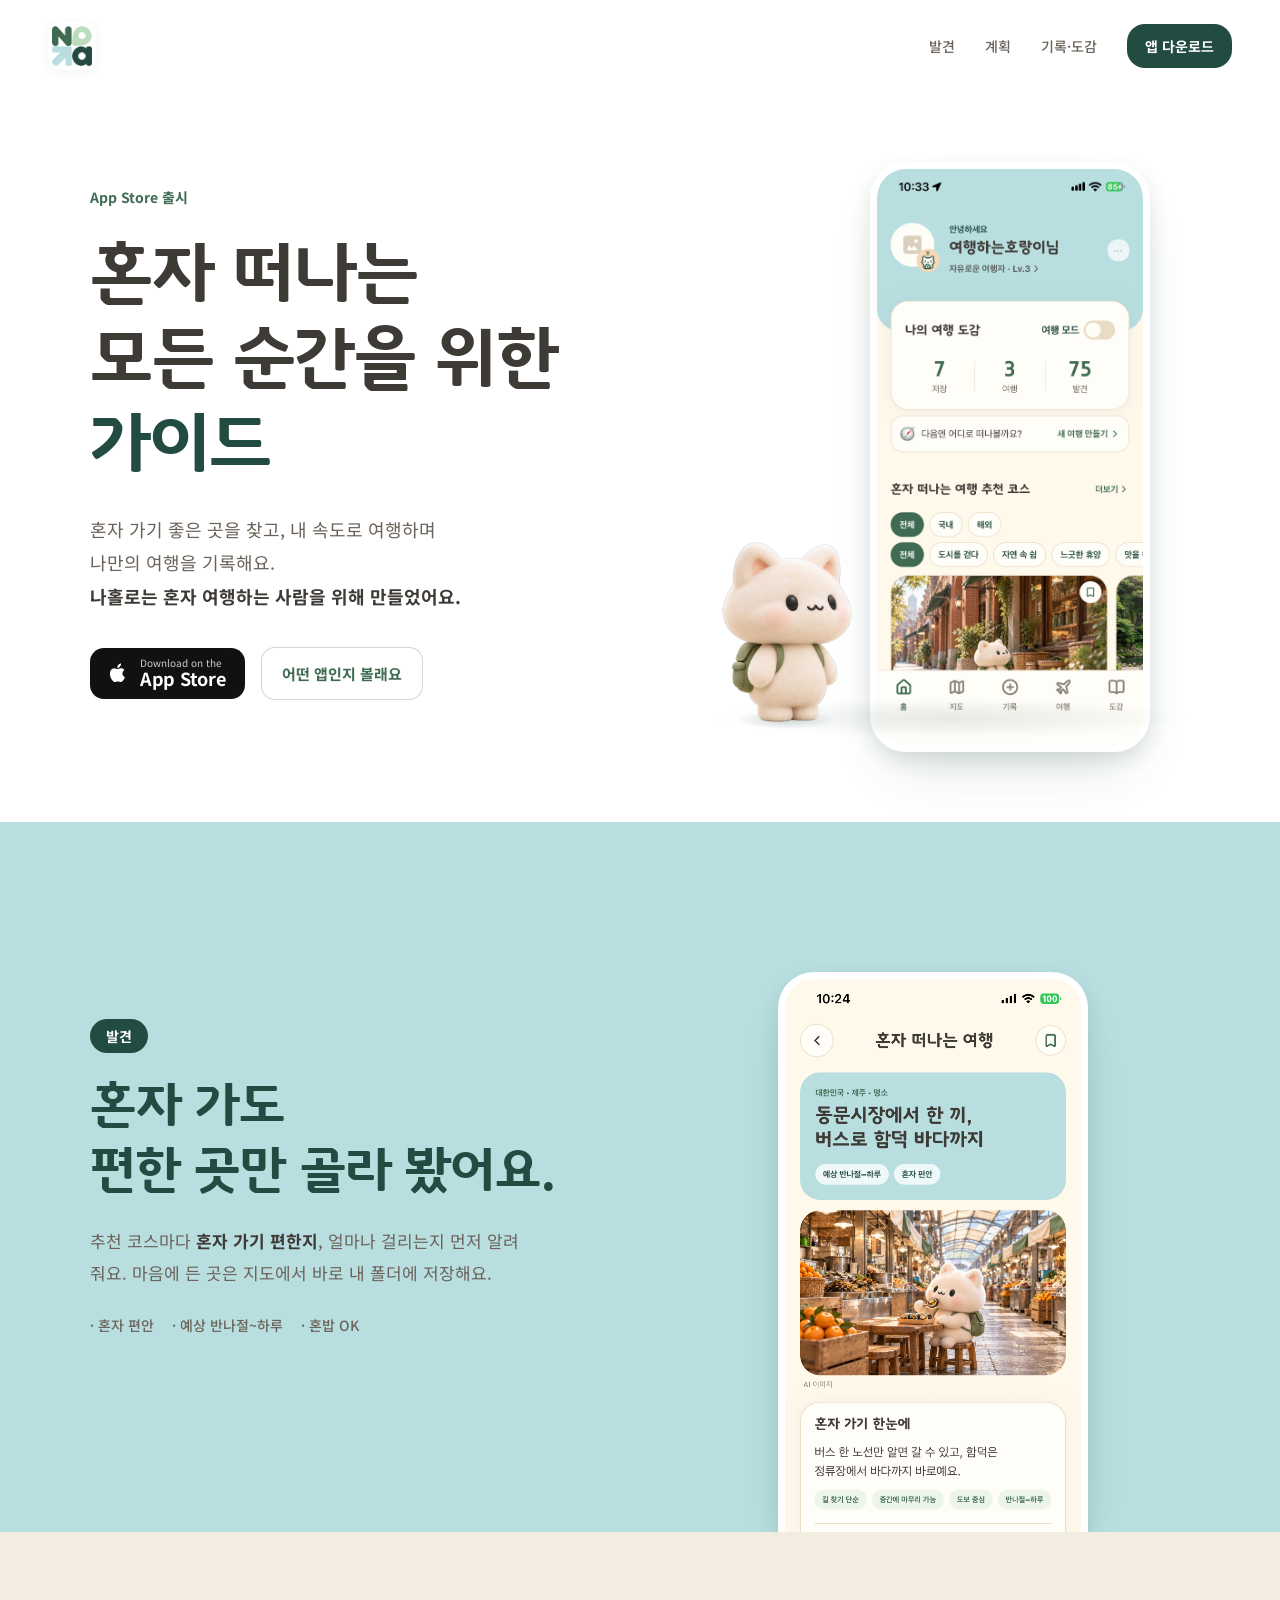
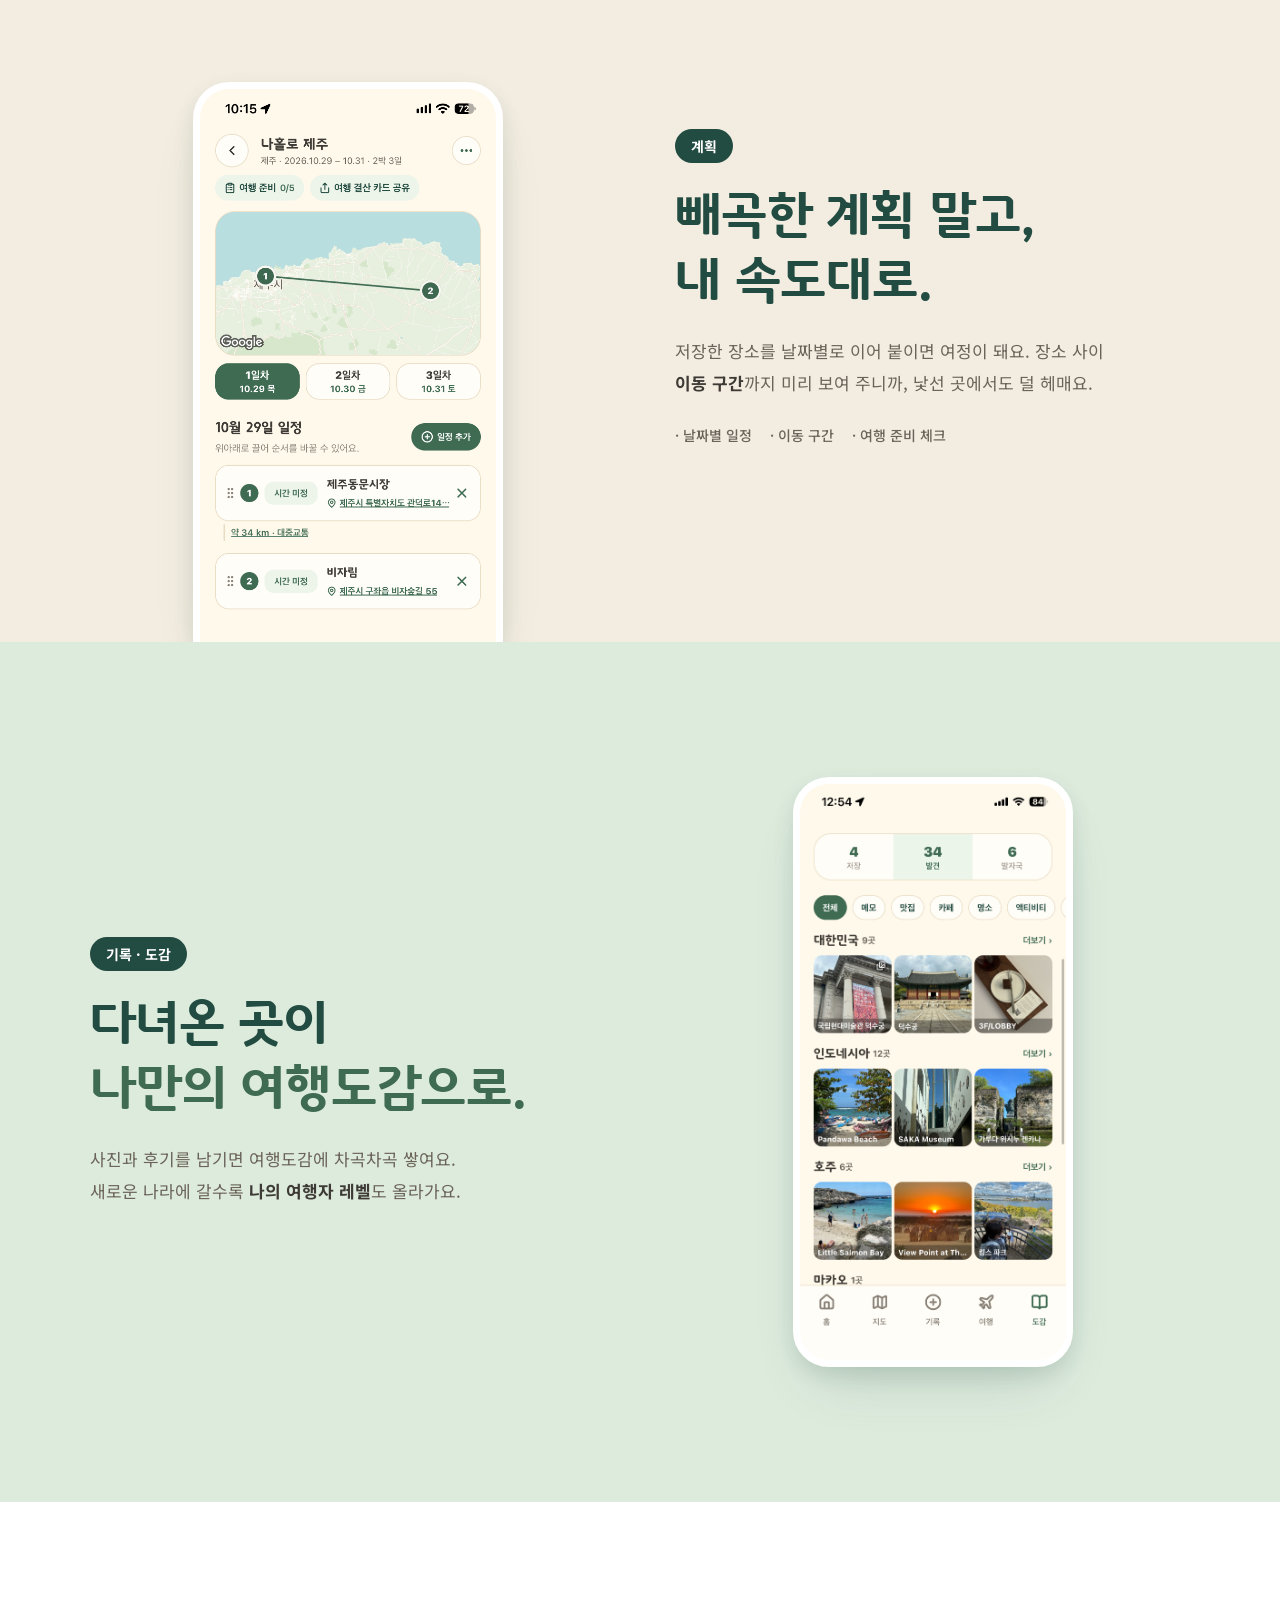
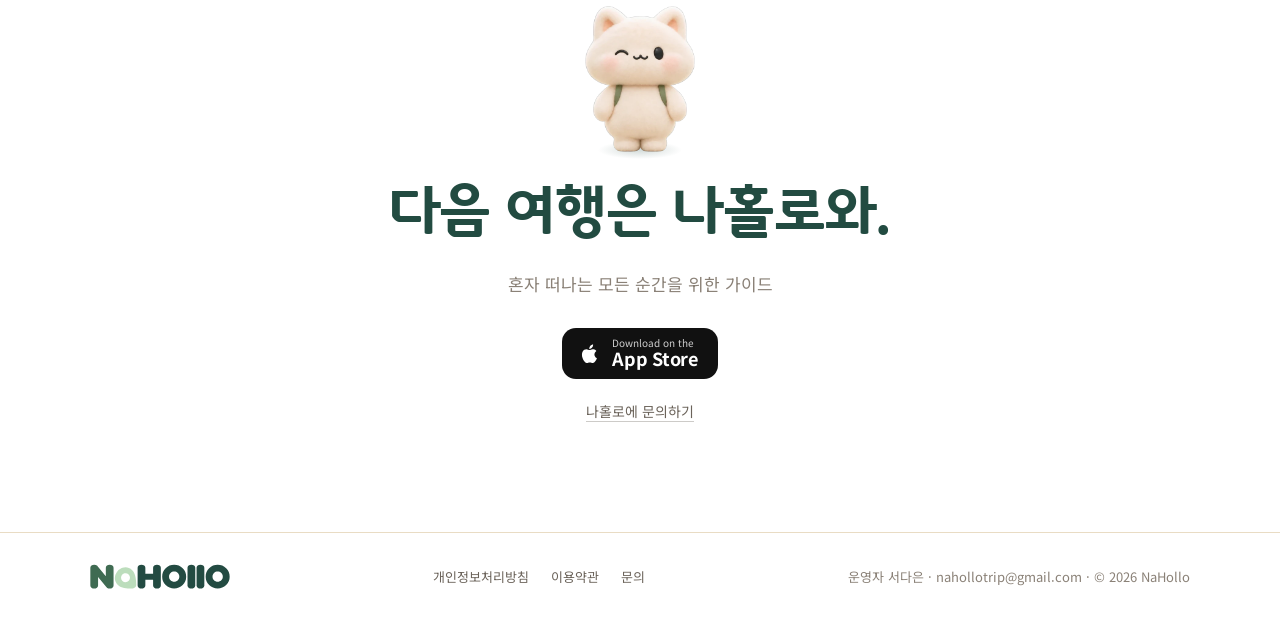
<file: index.html>
<!doctype html>
<html lang="ko">
<head>
  <meta name="google-site-verification" content="LzXpy3SUbJceDHVEgTbaJWKhx4JlzNPL02CakyC_Hi0" />
  <meta charset="UTF-8"><meta name="viewport" content="width=device-width, initial-scale=1">
  <title>NaHollo — 혼자 떠나는 모든 순간을 위한 가이드</title>
  <meta name="description" content="혼자 가기 좋은 곳을 찾고, 내 속도로 여행하며 나만의 여행을 기록해요. 나홀로는 혼자 여행하는 사람을 위해 만들었어요.">
  <meta name="theme-color" content="#224B41"><meta property="og:title" content="NaHollo — 혼자 떠나는 모든 순간을 위한 가이드"><meta property="og:description" content="혼자 가기 좋은 곳을 찾고, 내 속도로 여행하며 나만의 여행을 기록해요.">
  <link rel="icon" href="assets/logo.png">
  <link rel="preload" href="assets/fonts/godo-b-subset.woff2" as="font" type="font/woff2" crossorigin>
  <link rel="stylesheet" href="home.css?v=20261106-7">
</head>
<body>
  <a class="skip" href="#main">본문으로 이동</a>
  <header class="header">
    <a href="./" class="logo" aria-label="NaHollo 홈"><img src="assets/logo.png" alt="NaHollo"></a>
    <nav aria-label="주요 메뉴"><a href="#discover">발견</a><a href="#plan">계획</a><a href="#collection">기록·도감</a><a class="cta" href="https://apps.apple.com/kr/app/id6821285344" target="_blank" rel="noopener">앱 다운로드</a></nav>
  </header>
  <main id="main">
    <section class="hero wrap">
      <div>
        <span class="kicker">App Store 출시</span>
        <h1>혼자 떠나는<br>모든 순간을 위한<br><em>가이드</em></h1>
        <p class="lead">혼자 가기 좋은 곳을 찾고, 내 속도로 여행하며<br>나만의 여행을 기록해요.<br><strong>나홀로는 혼자 여행하는 사람을 위해 만들었어요.</strong></p>
        <div class="actions">
          <a class="store" href="https://apps.apple.com/kr/app/id6821285344" target="_blank" rel="noopener" aria-label="App Store에서 다운로드"><svg viewBox="0 0 24 24" aria-hidden="true"><path d="M16.4 12.6c0-2.4 2-3.5 2-3.6-1.1-1.6-2.8-1.8-3.4-1.8-1.4-.2-2.8.8-3.5.8-.7 0-1.9-.8-3-.8-1.6 0-3 .9-3.8 2.3-1.6 2.8-.4 7 1.2 9.3.8 1.1 1.7 2.4 2.9 2.3 1.2 0 1.6-.7 3-.7s1.8.7 3 .7c1.3 0 2.1-1.1 2.8-2.3.9-1.3 1.3-2.6 1.3-2.6s-2.5-1-2.5-3.6zM14.1 5.6c.6-.8 1.1-1.9 1-3-1 0-2.1.6-2.8 1.4-.6.7-1.1 1.8-1 2.9 1.1.1 2.1-.5 2.8-1.3z"/></svg><div><small>Download on the</small><span>App Store</span></div></a>
          <a class="ghost" href="#discover">어떤 앱인지 볼래요</a>
        </div>
      </div>
      <div class="hero-art">
        <div class="phone"><img src="assets/intro-home.png" width="1170" height="2532" alt="나홀로 앱의 홈 화면" fetchpriority="high"></div>
        <div class="cat"><img src="assets/character-side.webp" width="347" height="480" alt="" aria-hidden="true"></div>
      </div>
    </section>

    <section id="discover" class="chapter discover">
      <div class="wrap">
        <div>
          <span class="tag">발견</span>
          <h2>혼자 가도<br>편한 곳만 골라 봤어요.</h2>
          <p class="body">추천 코스마다 <b>혼자 가기 편한지</b>, 얼마나 걸리는지 먼저 알려 줘요. 마음에 든 곳은 지도에서 바로 내 폴더에 저장해요.</p>
          <ul class="points"><li>혼자 편안</li><li>예상 반나절~하루</li><li>혼밥 OK</li></ul>
        </div>
        <div class="stage">
          <div class="phone"><img src="assets/intro-course.png" width="1170" height="2532" alt="혼자 방문할 때의 팁을 담은 추천 코스 상세 화면" loading="lazy"></div>
        </div>
      </div>
    </section>

    <section id="plan" class="chapter plan">
      <div class="wrap">
        <div class="stage">
          <div class="phone"><img src="assets/intro-itinerary.png" width="1170" height="2532" alt="날짜별 일정과 장소 사이 이동 구간을 보여주는 제주 여행 화면" loading="lazy"></div>
        </div>
        <div>
          <span class="tag">계획</span>
          <h2>빼곡한 계획 말고,<br>내 속도대로.</h2>
          <p class="body">저장한 장소를 날짜별로 이어 붙이면 여정이 돼요. 장소 사이 <b>이동 구간</b>까지 미리 보여 주니까, 낯선 곳에서도 덜 헤매요.</p>
          <ul class="points"><li>날짜별 일정</li><li>이동 구간</li><li>여행 준비 체크</li></ul>
        </div>
      </div>
    </section>

    <section id="collection" class="chapter collection">
      <div class="wrap">
        <div>
          <span class="tag">기록 · 도감</span>
          <h2>다녀온 곳이<br><em>나만의 여행도감으로.</em></h2>
          <p class="body wide">사진과 후기를 남기면 여행도감에 차곡차곡 쌓여요.<br>새로운 나라에 갈수록 <b>나의 여행자 레벨</b>도 올라가요.</p>
        </div>
        <div class="stage">
          <div class="phone"><img src="assets/intro-collection.png" width="1170" height="2532" alt="나라별로 방문한 장소와 사진이 쌓인 여행도감" loading="lazy"></div>
        </div>
      </div>
    </section>

    <section id="launch" class="closing">
      <div class="stage2"><div class="cat"><img src="assets/character-wink.webp" width="360" height="478" alt="" aria-hidden="true" loading="lazy"></div></div>
      <h2>다음 여행은 나홀로와.</h2>
      <p>혼자 떠나는 모든 순간을 위한 가이드</p>
      <a class="store" href="https://apps.apple.com/kr/app/id6821285344" target="_blank" rel="noopener" aria-label="App Store에서 다운로드"><svg viewBox="0 0 24 24" aria-hidden="true"><path d="M16.4 12.6c0-2.4 2-3.5 2-3.6-1.1-1.6-2.8-1.8-3.4-1.8-1.4-.2-2.8.8-3.5.8-.7 0-1.9-.8-3-.8-1.6 0-3 .9-3.8 2.3-1.6 2.8-.4 7 1.2 9.3.8 1.1 1.7 2.4 2.9 2.3 1.2 0 1.6-.7 3-.7s1.8.7 3 .7c1.3 0 2.1-1.1 2.8-2.3.9-1.3 1.3-2.6 1.3-2.6s-2.5-1-2.5-3.6zM14.1 5.6c.6-.8 1.1-1.9 1-3-1 0-2.1.6-2.8 1.4-.6.7-1.1 1.8-1 2.9 1.1.1 2.1-.5 2.8-1.3z"/></svg><div><small>Download on the</small><span>App Store</span></div></a>
      <a class="contact" href="mailto:nahollotrip@gmail.com">나홀로에 문의하기</a>
    </section>
  </main>
  <footer class="footer"><div class="wrap"><a href="./" aria-label="NaHollo 홈"><img class="wordmark" src="assets/nahollo-wordmark.svg" width="835" height="155" alt="NaHollo"></a><nav aria-label="서비스 안내"><a href="privacy.html">개인정보처리방침</a><a href="terms.html">이용약관</a><a href="mailto:nahollotrip@gmail.com">문의</a></nav><span>운영자 서다은 · nahollotrip@gmail.com · © 2026 NaHollo</span></div></footer>
</body>
</html>
</file>
<file: home.css>
/* 나홀로 소개 페이지 (2026-11-06 개편). 정책 페이지는 style.css를 그대로 쓴다. */
@import url('https://fonts.googleapis.com/css2?family=Noto+Sans+KR:wght@400;500;700&display=swap');
@font-face{font-family:'Godo';src:url('assets/fonts/godo-b-subset.woff2') format('woff2');font-weight:700;font-display:swap}

/* 앱 theme.ts 색상 */
:root{
  --cream:#FFF9EC;--forest:#3F6B52;--forestDark:#224B41;--mint:#DDEBDD;--sky:#B9DEE0;--beige:#F3EDE1;
  --ink:#3E3A35;--muted:#8A8177;--stone:#6B635A;--line:#E9DCC4;
}
*{box-sizing:border-box}
html{scroll-behavior:smooth}
body{margin:0;background:#fff;color:var(--ink);font-family:'Noto Sans KR',sans-serif;word-break:keep-all;-webkit-font-smoothing:antialiased}
img{display:block;max-width:100%}
a{color:inherit;text-decoration:none}
a:focus-visible{outline:3px solid #F27B68;outline-offset:4px;border-radius:6px}
.wrap{max-width:1180px;margin:0 auto;padding:0 40px}
.skip{position:fixed;top:-80px;left:16px;padding:12px;background:#fff;z-index:20}
.skip:focus{top:10px}

/* 상단 */
.header{display:flex;align-items:center;justify-content:space-between;padding:22px 48px;max-width:1320px;margin:0 auto}
.logo{display:block;width:48px;height:48px;border-radius:13px;overflow:hidden;background:#fff;box-shadow:0 2px 10px #224b410f}
.logo img{width:100%;height:100%;object-fit:cover;transform:scale(1.25)}
.header nav{display:flex;gap:30px;align-items:center;font-size:14px;font-weight:500;color:var(--stone)}
.header nav a:hover{color:var(--forestDark)}
.header .cta{background:var(--forestDark);color:#fff;border-radius:18px;padding:12px 18px;font-weight:700}
.header .cta:hover{color:#fff;background:var(--forest)}

/* 폰 화면 */
.phone{background:#fff;border:7px solid #fff;border-radius:36px;overflow:hidden;box-shadow:0 8px 20px #224b411f,0 30px 60px -24px #224b4133}
.phone img{width:100%;height:auto}

/* 캐릭터: 바닥 그림자 */
.cat{position:absolute;z-index:3}
.cat img{width:100%;height:auto;position:relative;z-index:1}
.cat:after{content:'';position:absolute;left:12%;right:12%;bottom:-7px;height:18px;background:radial-gradient(closest-side,#224b4133,transparent);z-index:0}

/* 첫 화면 */
.hero{display:grid;grid-template-columns:1.05fr .95fr;gap:30px;align-items:center;padding-top:30px;padding-bottom:60px;min-height:700px}
.kicker{display:inline-block;font-size:14px;font-weight:700;color:var(--forest)}
h1{font-family:'Godo','Noto Sans KR',sans-serif;font-weight:700;font-size:68px;line-height:1.25;letter-spacing:-1.5px;margin:24px 0 0;color:var(--ink)}
h1 em{font-style:normal;color:var(--forestDark)}
.lead{font-size:18px;line-height:1.85;color:var(--stone);margin:26px 0 34px}
.lead strong{color:var(--ink)}
.actions{display:flex;gap:16px;align-items:center;flex-wrap:wrap}
.store{display:inline-flex;align-items:center;gap:10px;background:#111;color:#fff;border-radius:14px;padding:10px 20px 10px 16px;text-align:left}
.store svg{width:24px;height:24px;fill:#fff;flex-shrink:0}
.store small{display:block;font-size:10px;opacity:.8;line-height:1}
.store span{display:block;font-size:18px;font-weight:700;letter-spacing:-.3px;line-height:1.2}
.ghost{font-size:15px;font-weight:700;color:var(--forest);border:1px solid #3f6b5240;border-radius:14px;padding:15px 20px;background:#fff}
.ghost:hover{background:#EDF5EA}
.hero-art{position:relative;height:640px}
.hero-art:after{content:'';position:absolute;left:30px;right:0;bottom:24px;height:40px;background:radial-gradient(closest-side,#224b411c,transparent)}
.hero-art .phone{position:absolute;width:280px;right:40px;top:40px}
.hero-art .cat{width:130px;left:40px;bottom:40px}

/* 구간 */
.chapter{position:relative;overflow:hidden;scroll-margin-top:0}
.chapter .wrap{display:grid;grid-template-columns:1fr 1fr;gap:70px;align-items:center;padding-top:110px}
.tag{display:inline-flex;align-items:center;font-size:14px;font-weight:700;margin-bottom:20px;color:#fff;background:var(--forestDark);border-radius:999px;padding:7px 16px}
h2{font-family:'Godo','Noto Sans KR',sans-serif;font-weight:700;font-size:50px;line-height:1.3;letter-spacing:-1.2px;margin:0 0 22px;color:var(--forestDark)}
h2 em{font-style:normal;color:var(--forest)}
.body{font-size:17px;line-height:1.9;margin:0;max-width:440px;color:var(--stone)}
.body b{color:var(--ink)}
.body.wide{max-width:none}
.points{display:flex;flex-wrap:wrap;gap:0 18px;margin:26px 0 0;padding:0;list-style:none}
.points li{font-size:14px;font-weight:500;color:var(--stone)}
.points li:before{content:'· '}
.stage{position:relative;height:600px;display:flex;justify-content:center;align-items:flex-end}
.stage .phone{width:310px;border-bottom:0;border-radius:36px 36px 0 0;height:560px;flex-shrink:0}
.discover{background:var(--sky)}
.plan{background:var(--beige)}
.plan .stage{order:-1}
.collection{background:var(--mint)}
.collection .wrap{padding-bottom:110px}
.collection .stage{height:640px;align-items:center}
.collection .stage .phone{height:auto;border-bottom:7px solid #fff;border-radius:36px;width:280px}

/* 마지막 */
.closing{text-align:center;padding:100px 0 110px;background:#fff}
.closing .stage2{position:relative;width:110px;height:150px;margin:0 auto 24px}
.closing .cat{width:110px;left:0;bottom:0}
.closing h2{font-size:56px}
.closing p{font-size:17px;color:var(--muted);margin:0 0 32px}
.closing .contact{display:block;width:max-content;margin:22px auto 0;font-size:14px;color:var(--stone);border-bottom:1px solid #6b635a55}

.footer{border-top:1px solid var(--line);padding:30px 0 44px}
.footer .wrap{display:flex;justify-content:space-between;align-items:center;gap:20px;font-size:13px;color:var(--muted)}
.footer nav{display:flex;gap:22px;font-size:13px;color:var(--stone)}
.footer .wordmark{height:26px;width:auto}

@media(min-width:701px){.discover .wrap>div:not(.stage),.plan .wrap>div:not(.stage){margin-top:-110px}}
@media(min-width:701px) and (max-width:1100px){
  .hero{grid-template-columns:1fr 1fr}
  h1{font-size:52px}
  .hero-art .phone{right:0}
  .hero-art .cat{left:0}
  h2{font-size:40px}
  .chapter .wrap{gap:40px}
}
@media(max-width:700px){
  .header{padding:16px 20px}.header nav a:not(.cta){display:none}.header .cta{font-size:13px;padding:10px 14px}
  .logo{width:42px;height:42px}
  .wrap{padding:0 20px}
  .hero{grid-template-columns:1fr;min-height:0;padding-top:14px;gap:6px;padding-bottom:30px}
  h1{font-size:42px;letter-spacing:-1px}
  .lead{font-size:15px;margin:20px 0 24px}
  .hero-art{height:500px}
  .hero-art .phone{width:215px;right:6px;top:30px}
  .hero-art .cat{width:95px;left:10px;bottom:30px}
  .chapter .wrap{grid-template-columns:1fr;gap:30px;padding-top:64px}
  h2{font-size:33px}
  .body{font-size:15px}
  .stage{height:470px}.stage .phone{width:230px;height:450px}
  .plan .wrap{padding-bottom:72px}
  .plan .stage{height:auto}
  .plan .stage .phone{border-bottom:7px solid #fff;border-radius:32px;height:auto}
  .collection .wrap{padding-bottom:60px}
  .collection .stage{height:500px}.collection .stage .phone{width:220px}
  .closing{padding:70px 0}
  .closing h2{font-size:36px}
  .footer .wrap{flex-direction:column;gap:14px;align-items:flex-start}
}
@media(prefers-reduced-motion:reduce){html{scroll-behavior:auto}}
</file>
